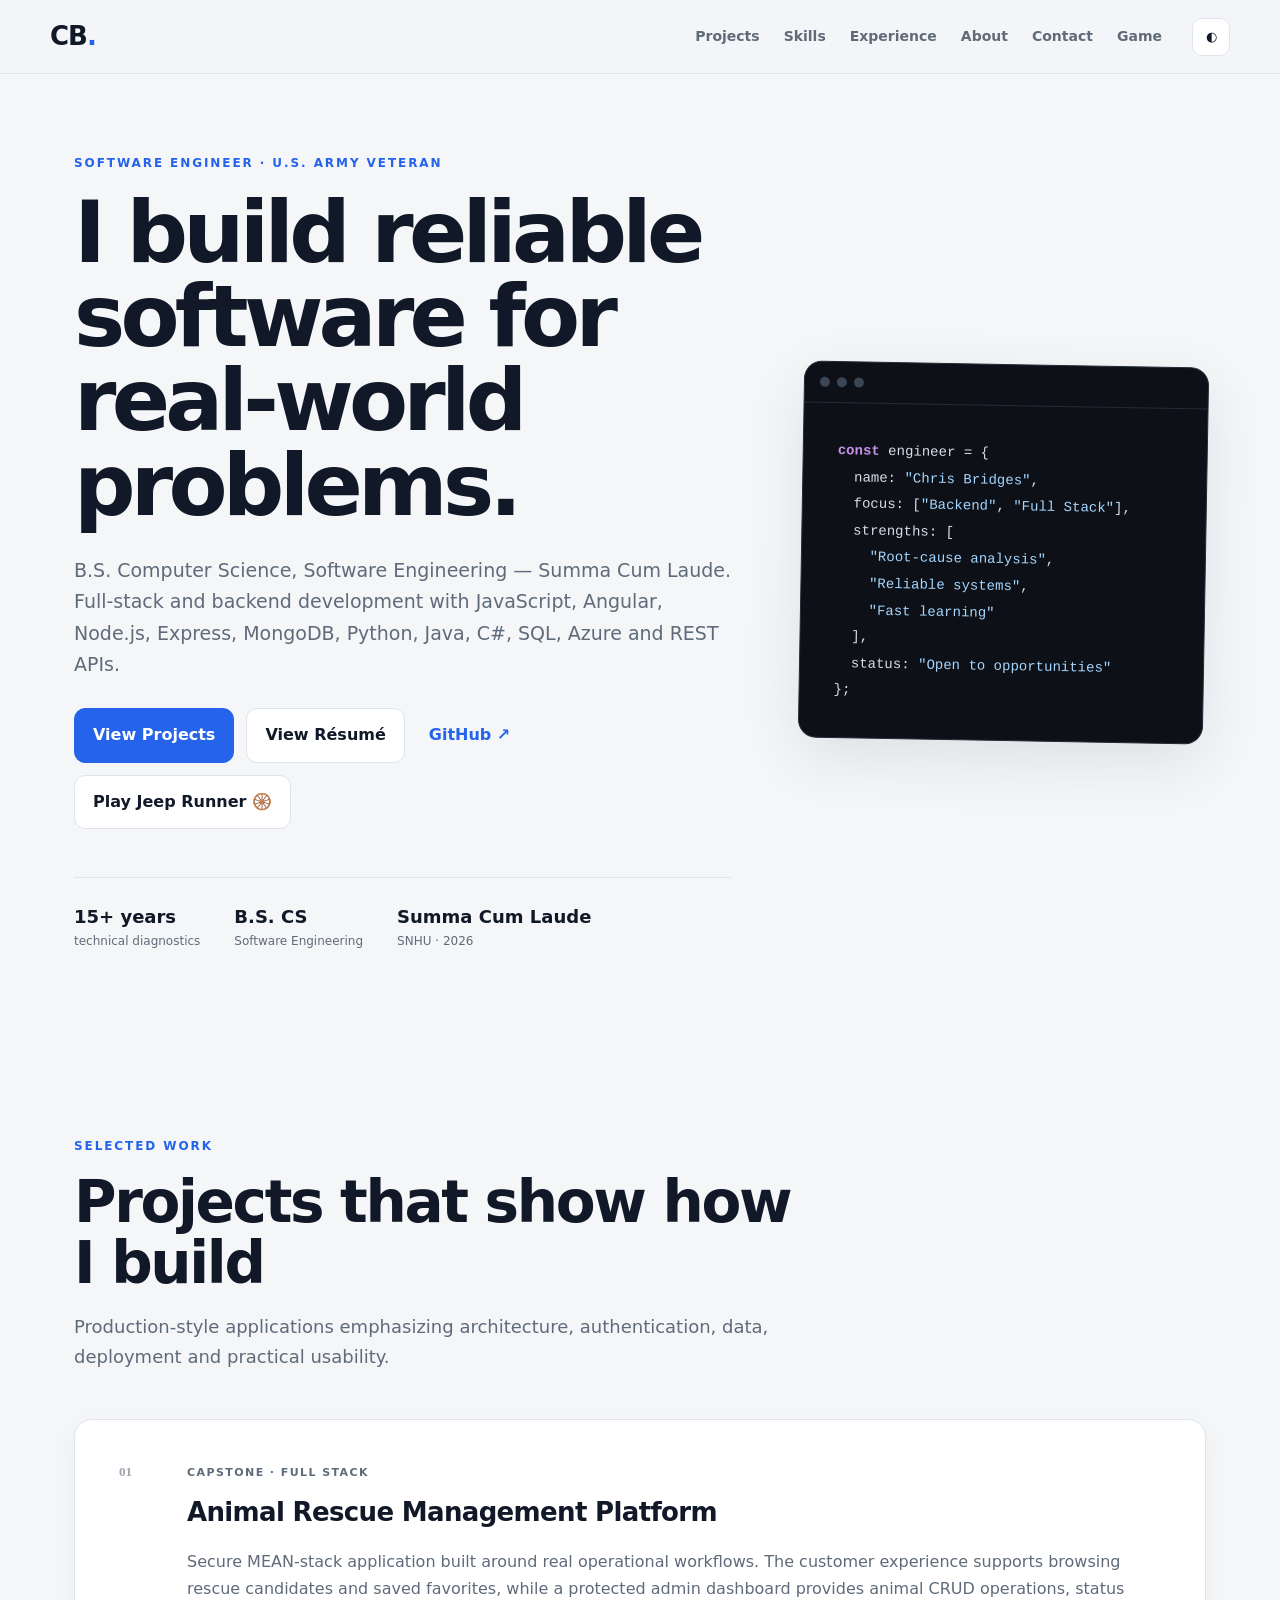
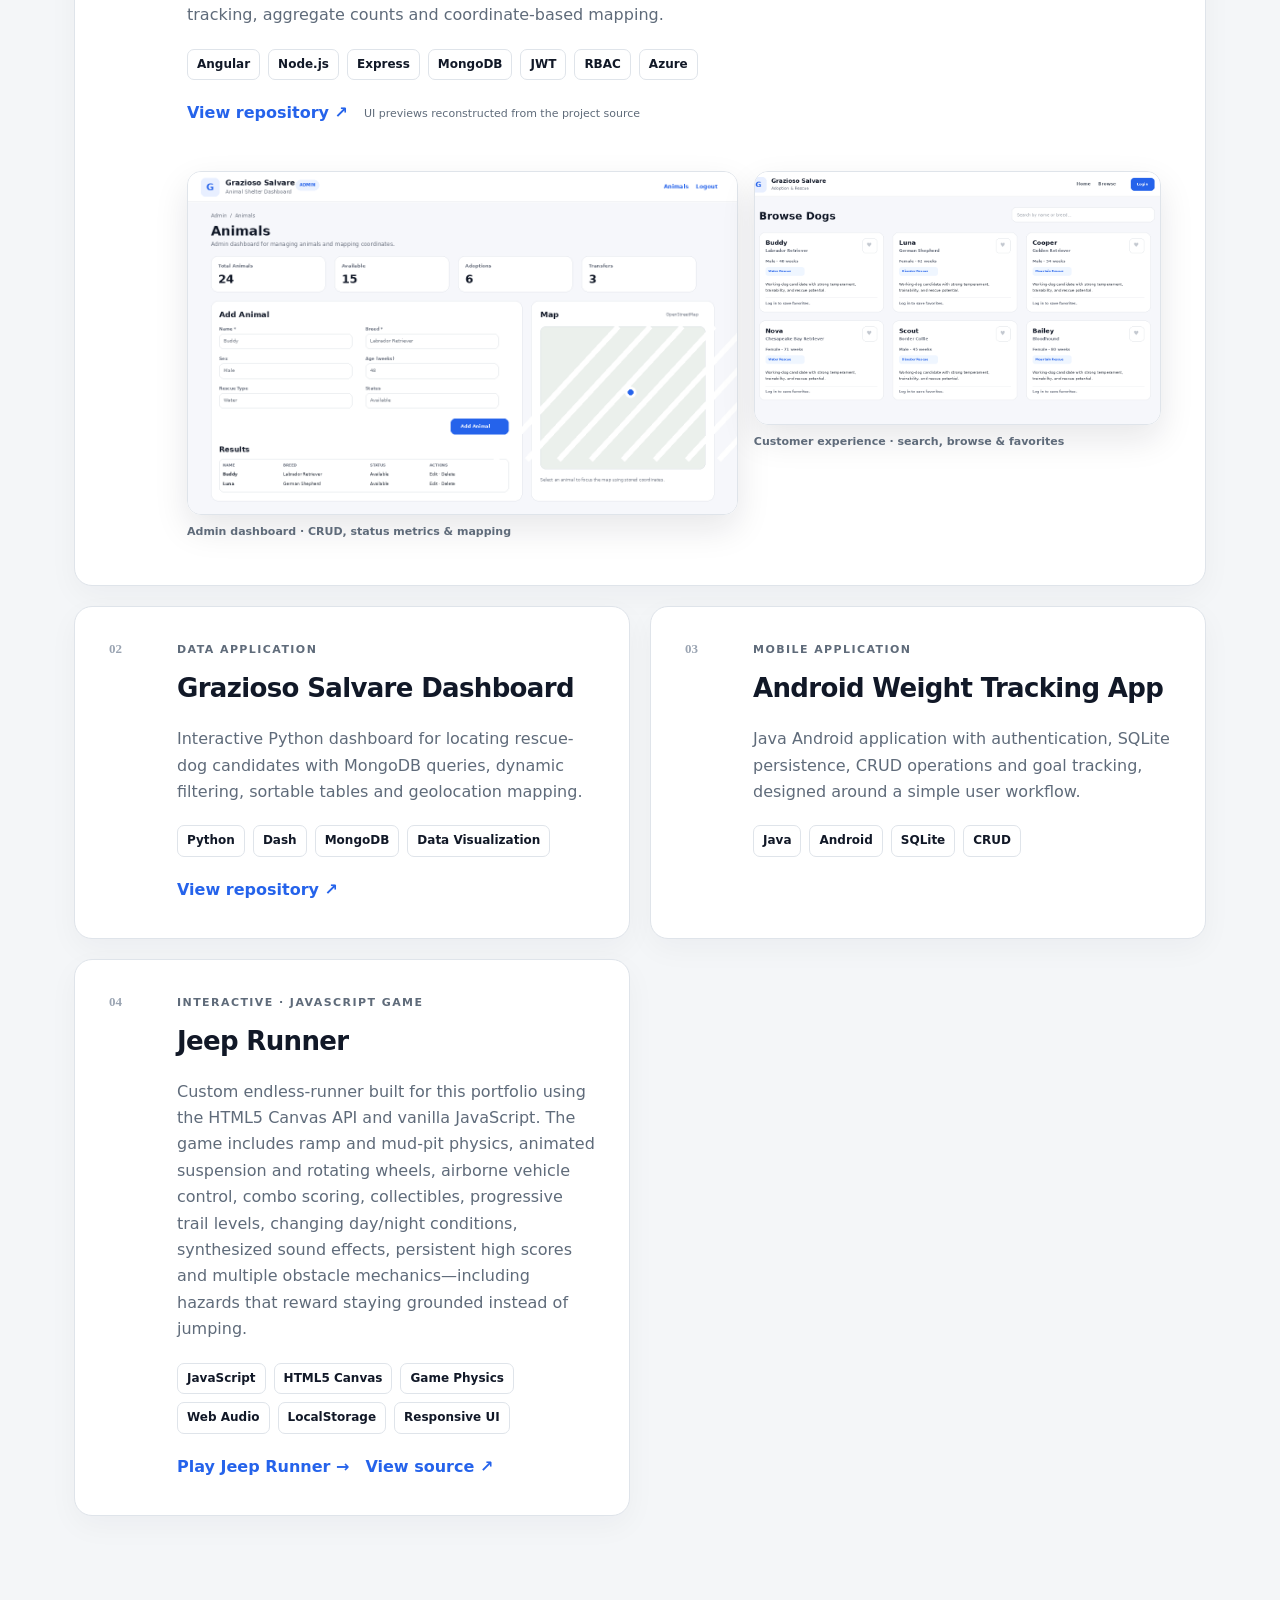
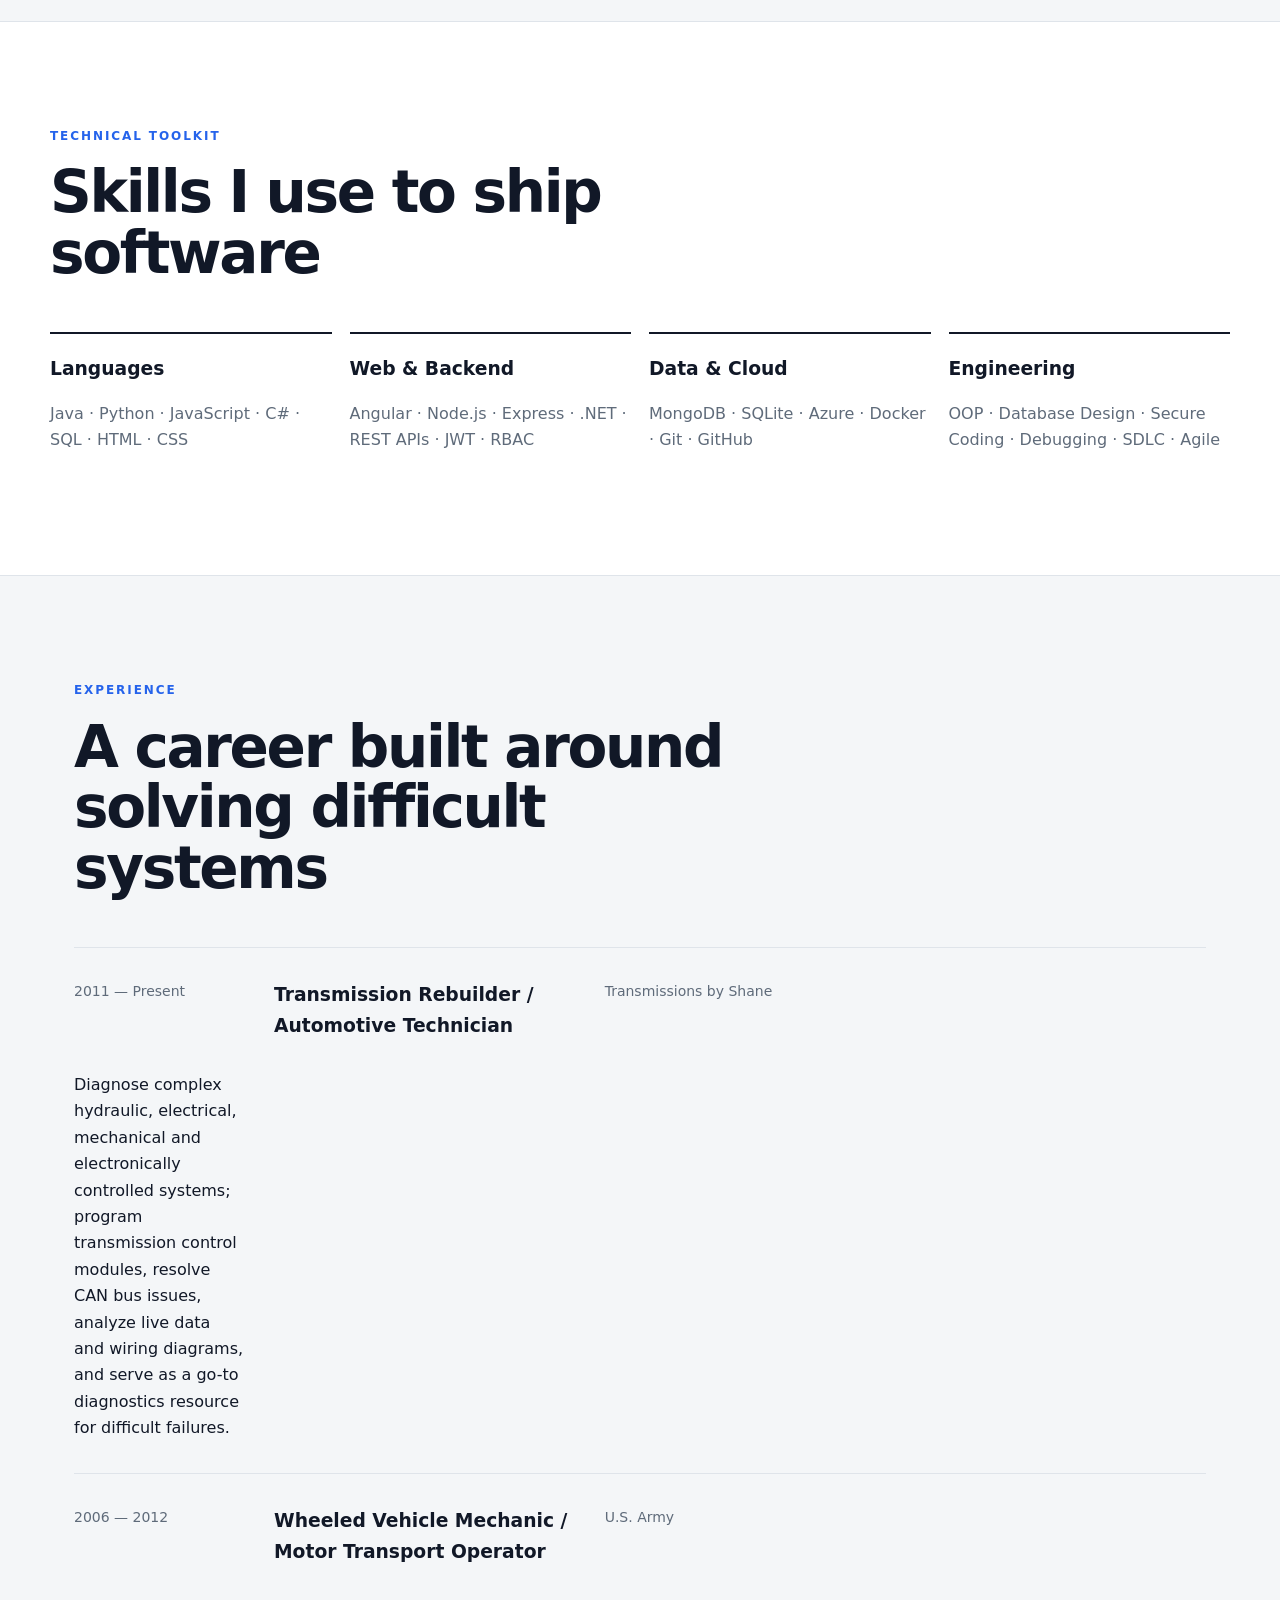
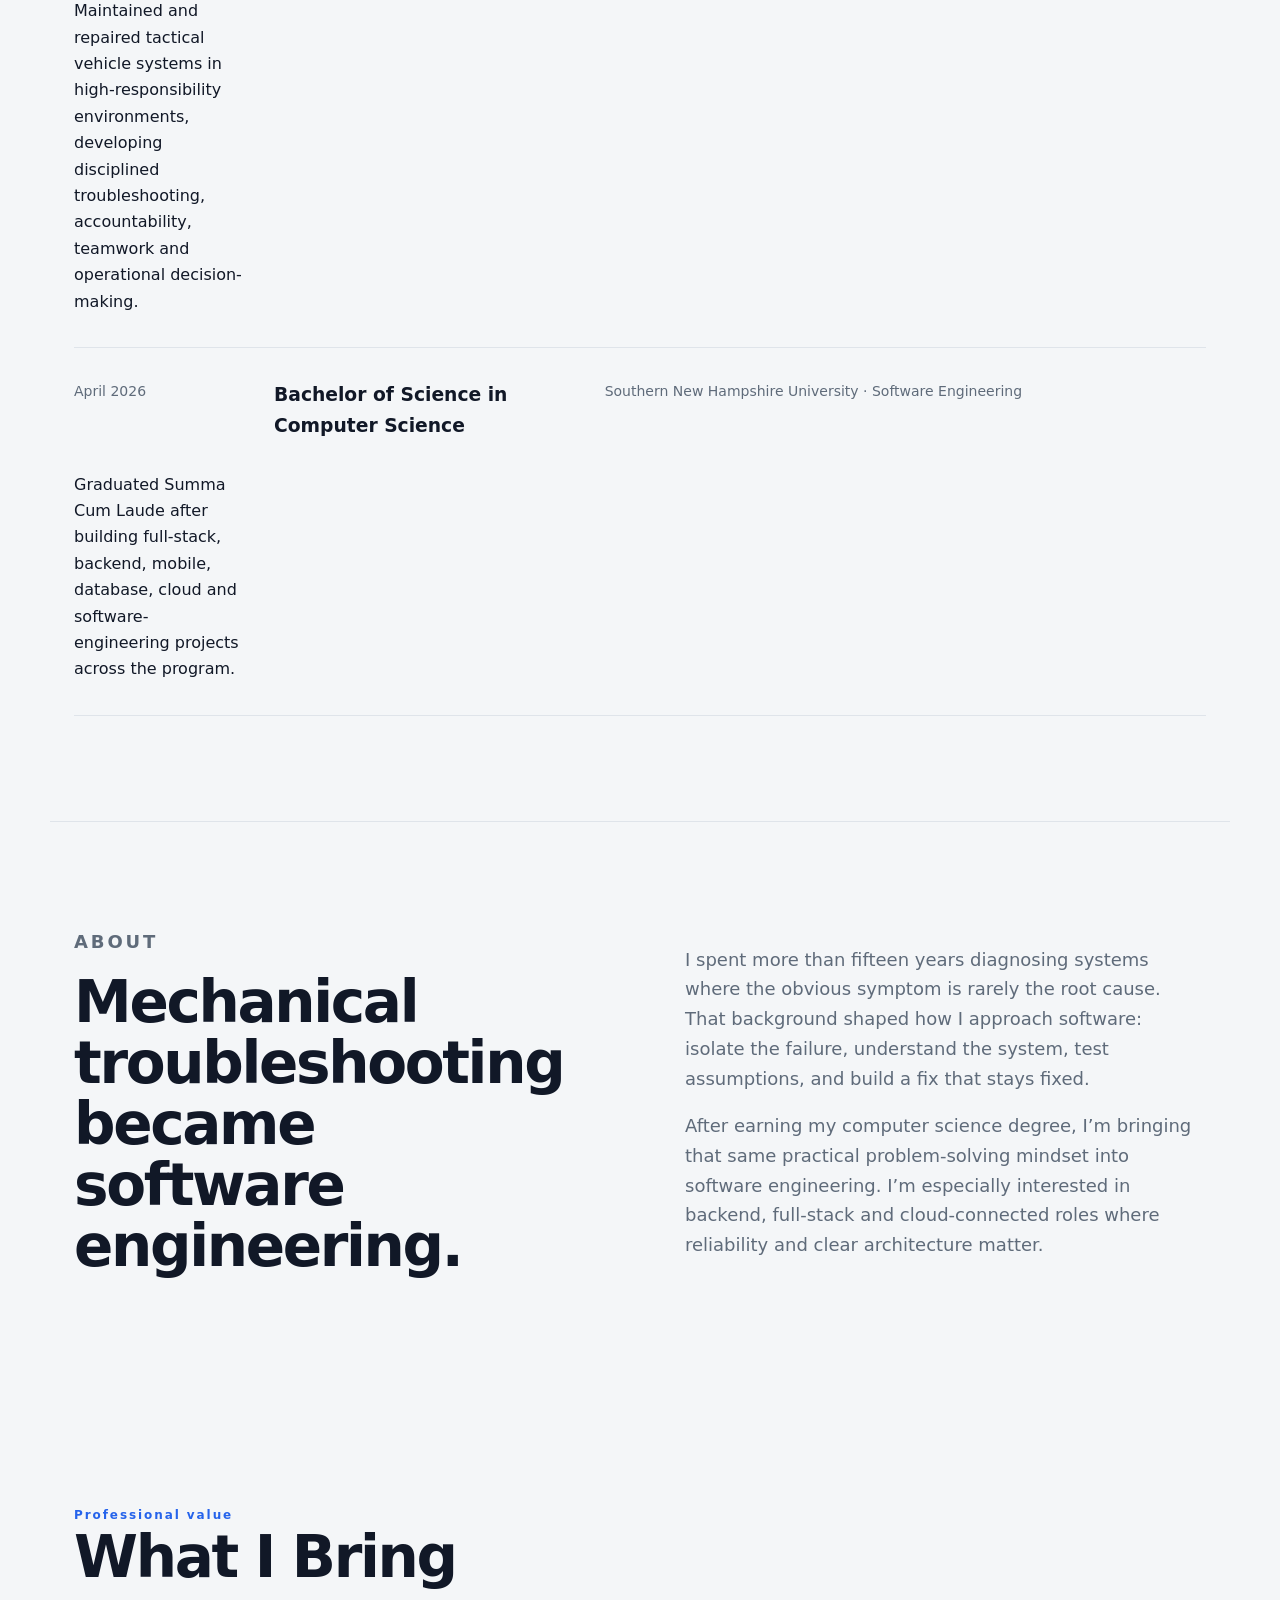
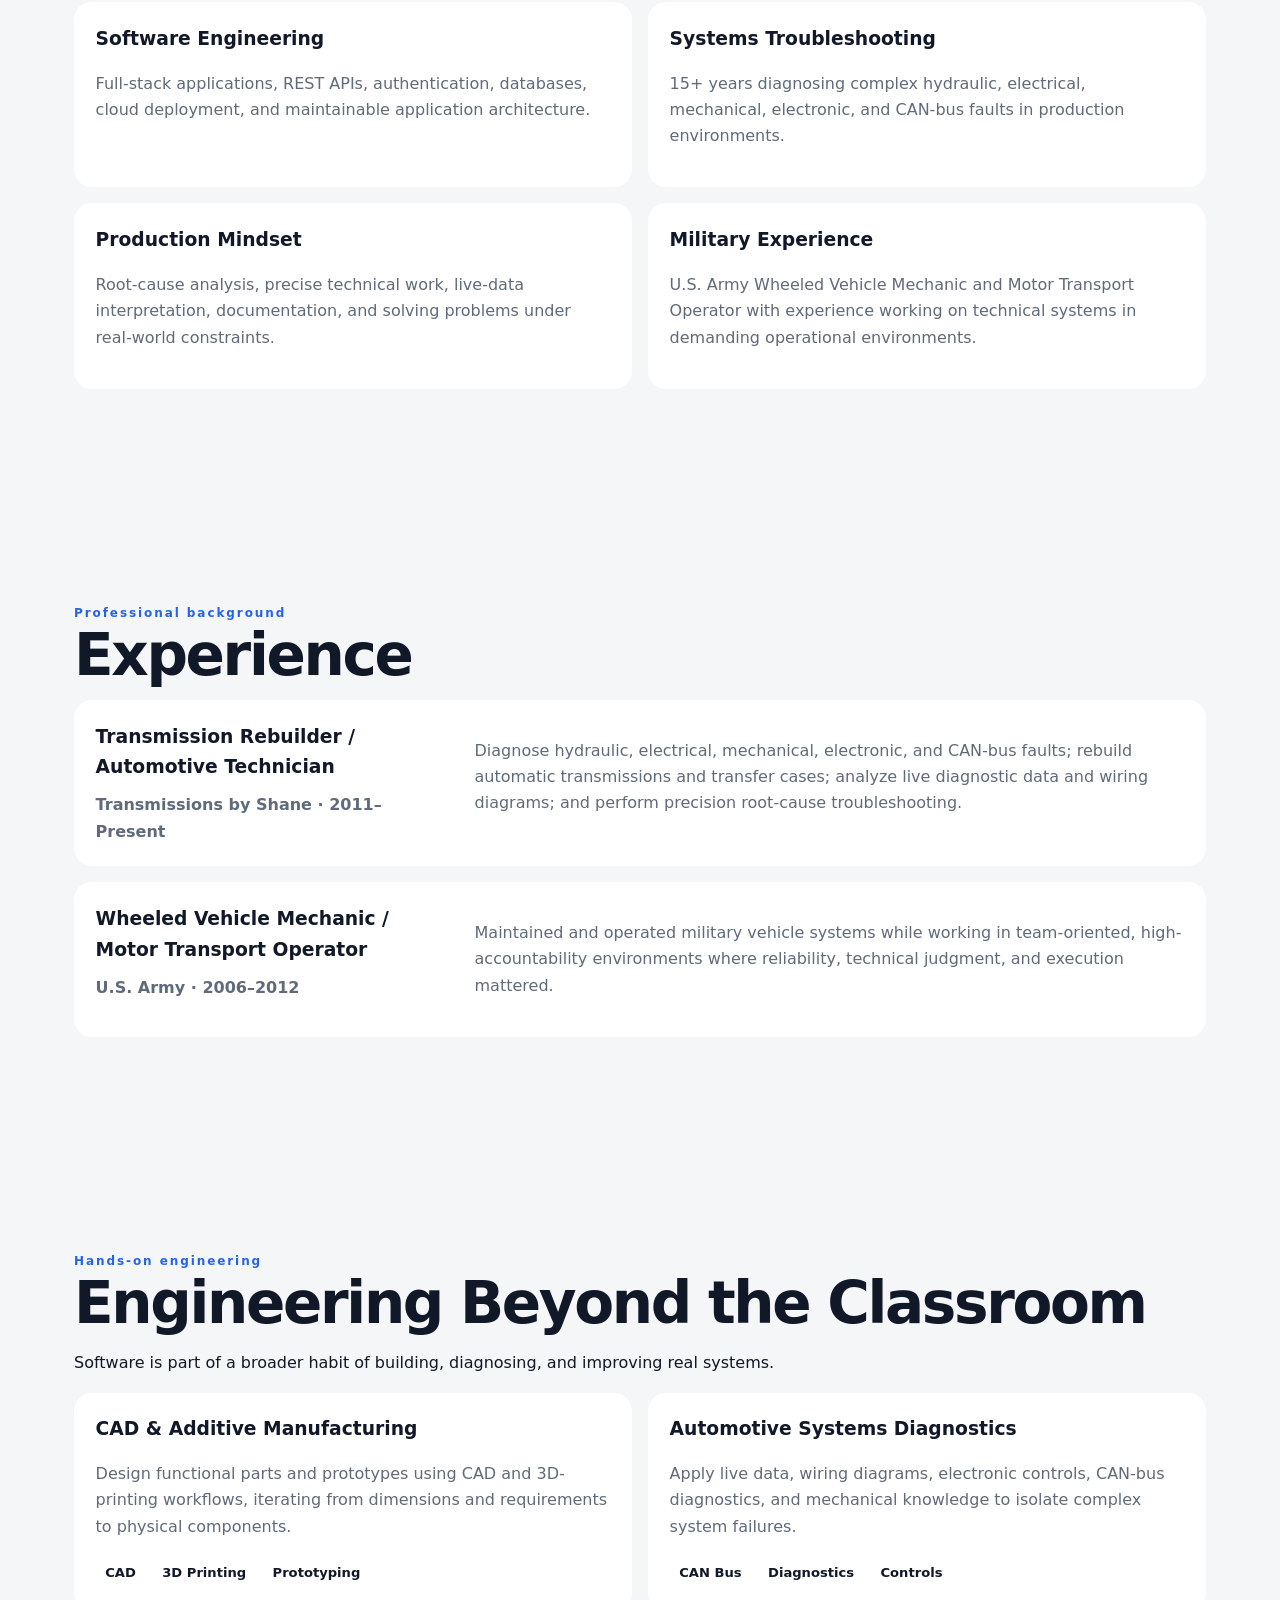
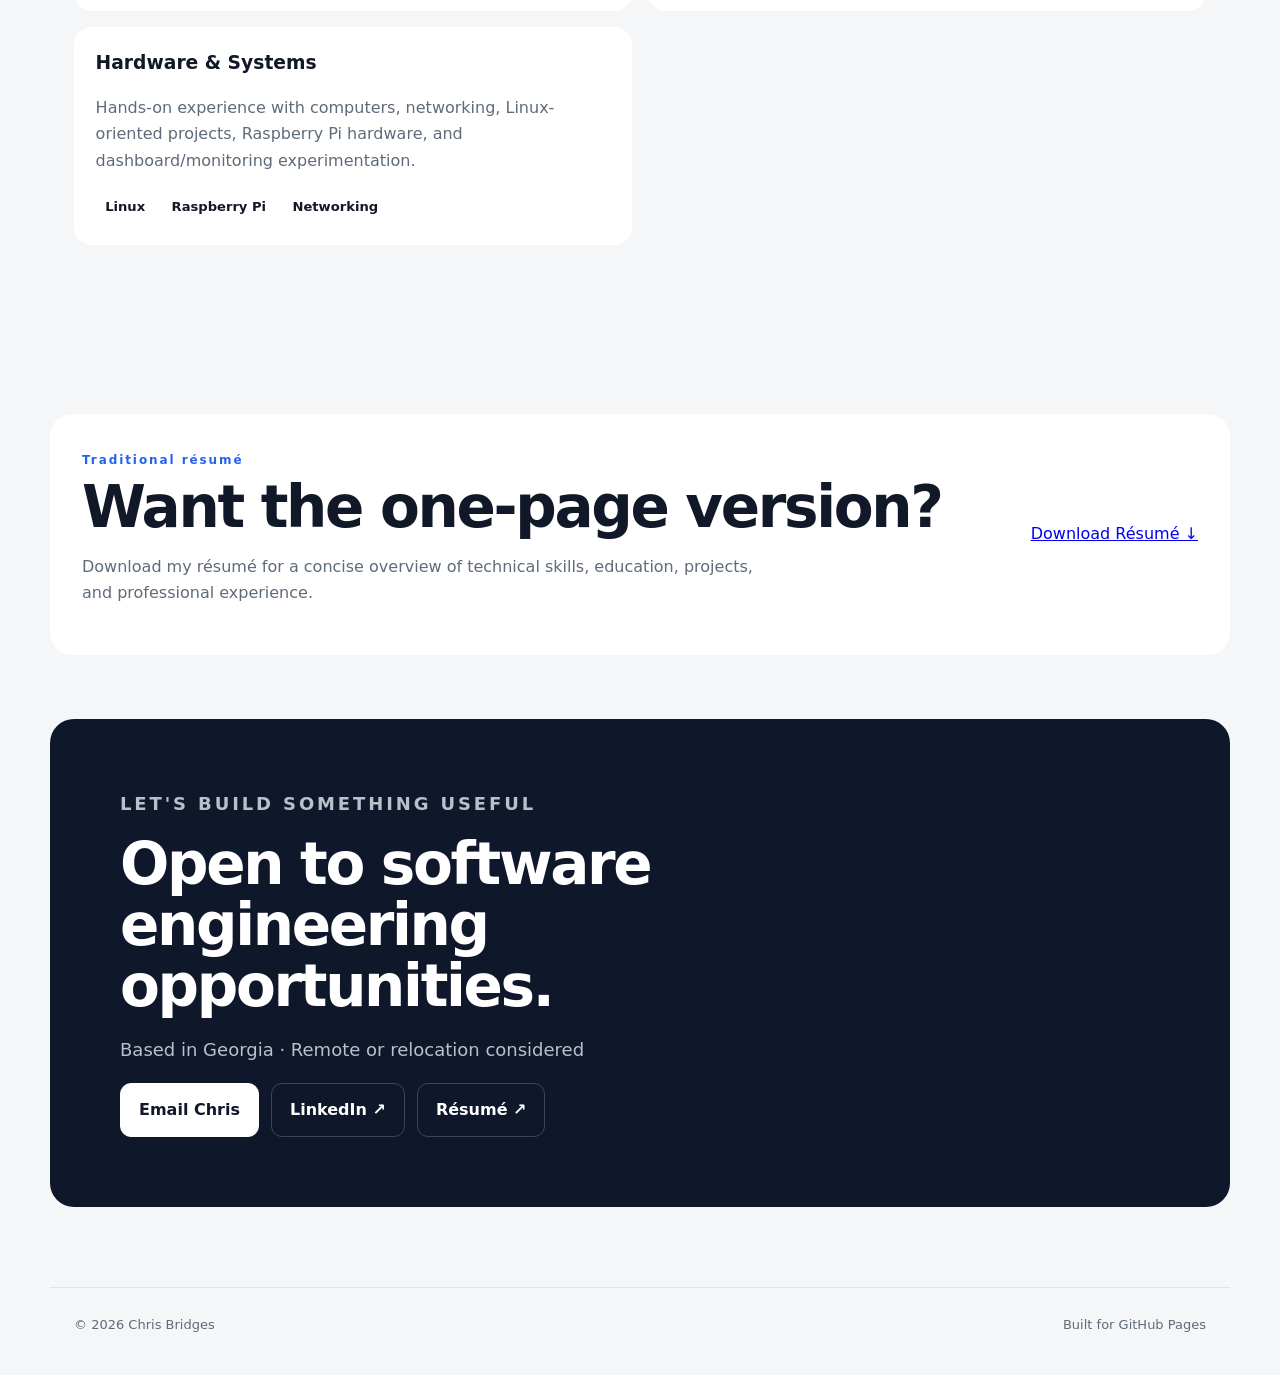
<file: index.html>
<!doctype html><html lang="en"><head><meta charset="utf-8"><meta name="viewport" content="width=device-width,initial-scale=1"><meta name="description" content="Chris Bridges — software engineer specializing in full-stack, backend, cloud and practical systems development."><meta property="og:title" content="Chris Bridges | Software Engineer"><meta property="og:description" content="Full-stack and backend software engineer with a B.S. in Computer Science, cloud experience, and 15+ years of technical troubleshooting."><meta property="og:type" content="website"><title>Chris Bridges | Software Engineer</title><link rel="stylesheet" href="styles.css"></head><body>
<header class="site-header"><a class="brand" href="#home">CB<span>.</span></a><nav aria-label="Primary"><a href="#projects">Projects</a><a href="#skills">Skills</a><a href="#experience">Experience</a><a href="#about">About</a><a href="#contact">Contact</a></nav><button id="themeToggle" class="icon-btn" aria-label="Toggle dark mode">◐</button></header>
<main>
<section id="home" class="hero"><div class="hero-copy"><p class="eyebrow">SOFTWARE ENGINEER · U.S. ARMY VETERAN</p><h1>I build reliable software for real-world problems.</h1><p class="lede">B.S. Computer Science, Software Engineering — Summa Cum Laude. Full-stack and backend development with JavaScript, Angular, Node.js, Express, MongoDB, Python, Java, C#, SQL, Azure and REST APIs.</p><div class="actions"><a class="btn primary" href="#projects">View Projects</a><a class="btn" href="resume.pdf" target="_blank" rel="noopener">View Résumé</a><a class="text-link" href="https://github.com/Jimbob6783" target="_blank" rel="noopener noreferrer">GitHub ↗</a></div><div class="proof"><div><strong>15+ years</strong><span>technical diagnostics</span></div><div><strong>B.S. CS</strong><span>Software Engineering</span></div><div><strong>Summa Cum Laude</strong><span>SNHU · 2026</span></div></div></div><aside class="code-card" aria-label="Developer profile"><div class="code-top"><span></span><span></span><span></span></div><pre><code><b>const</b> engineer = {
  name: <em>"Chris Bridges"</em>,
  focus: [<em>"Backend"</em>, <em>"Full Stack"</em>],
  strengths: [
    <em>"Root-cause analysis"</em>,
    <em>"Reliable systems"</em>,
    <em>"Fast learning"</em>
  ],
  status: <em>"Open to opportunities"</em>
};</code></pre></aside></section>
<section id="projects" class="section"><div class="section-head"><p class="eyebrow">SELECTED WORK</p><h2>Projects that show how I build</h2><p>Production-style applications emphasizing architecture, authentication, data, deployment and practical usability.</p></div><div class="projects">
<article class="project featured project-showcase"><div class="project-num">01</div><div class="project-copy"><p class="kicker">CAPSTONE · FULL STACK</p><h3>Animal Rescue Management Platform</h3><p>Secure MEAN-stack application built around real operational workflows. The customer experience supports browsing rescue candidates and saved favorites, while a protected admin dashboard provides animal CRUD operations, status tracking, aggregate counts and coordinate-based mapping.</p><div class="tags"><span>Angular</span><span>Node.js</span><span>Express</span><span>MongoDB</span><span>JWT</span><span>RBAC</span><span>Azure</span></div><div class="project-links"><a href="https://github.com/christopherbridges1/CS499-MEAN" target="_blank" rel="noopener noreferrer">View repository ↗</a><span>UI previews reconstructed from the project source</span></div></div><div class="project-gallery"><figure><img src="[data-uri]" alt="Grazioso Salvare admin animal management dashboard preview" loading="lazy"><figcaption>Admin dashboard · CRUD, status metrics & mapping</figcaption></figure><figure><img src="[data-uri]" alt="Grazioso Salvare customer browse dogs interface preview" loading="lazy"><figcaption>Customer experience · search, browse & favorites</figcaption></figure></div></article>
<article class="project"><div class="project-num">02</div><div><p class="kicker">DATA APPLICATION</p><h3>Grazioso Salvare Dashboard</h3><p>Interactive Python dashboard for locating rescue-dog candidates with MongoDB queries, dynamic filtering, sortable tables and geolocation mapping.</p><div class="tags"><span>Python</span><span>Dash</span><span>MongoDB</span><span>Data Visualization</span></div><a href="https://github.com/christopherbridges1/CS340-Mod-8" target="_blank" rel="noopener noreferrer">View repository ↗</a></div></article>
<article class="project"><div class="project-num">03</div><div><p class="kicker">MOBILE APPLICATION</p><h3>Android Weight Tracking App</h3><p>Java Android application with authentication, SQLite persistence, CRUD operations and goal tracking, designed around a simple user workflow.</p><div class="tags"><span>Java</span><span>Android</span><span>SQLite</span><span>CRUD</span></div></div></article>
</div></section>
<section id="skills" class="section alt"><div class="section-head"><p class="eyebrow">TECHNICAL TOOLKIT</p><h2>Skills I use to ship software</h2></div><div class="skill-grid"><div><h3>Languages</h3><p>Java · Python · JavaScript · C# · SQL · HTML · CSS</p></div><div><h3>Web & Backend</h3><p>Angular · Node.js · Express · .NET · REST APIs · JWT · RBAC</p></div><div><h3>Data & Cloud</h3><p>MongoDB · SQLite · Azure · Docker · Git · GitHub</p></div><div><h3>Engineering</h3><p>OOP · Database Design · Secure Coding · Debugging · SDLC · Agile</p></div></div></section>
<section id="experience" class="section"><div class="section-head"><p class="eyebrow">EXPERIENCE</p><h2>A career built around solving difficult systems</h2></div><div class="timeline"><article><span>2011 — Present</span><h3>Transmission Rebuilder / Automotive Technician</h3><p class="company">Transmissions by Shane</p><p>Diagnose complex hydraulic, electrical, mechanical and electronically controlled systems; program transmission control modules, resolve CAN bus issues, analyze live data and wiring diagrams, and serve as a go-to diagnostics resource for difficult failures.</p></article><article><span>2006 — 2012</span><h3>Wheeled Vehicle Mechanic / Motor Transport Operator</h3><p class="company">U.S. Army</p><p>Maintained and repaired tactical vehicle systems in high-responsibility environments, developing disciplined troubleshooting, accountability, teamwork and operational decision-making.</p></article><article><span>April 2026</span><h3>Bachelor of Science in Computer Science</h3><p class="company">Southern New Hampshire University · Software Engineering</p><p>Graduated Summa Cum Laude after building full-stack, backend, mobile, database, cloud and software-engineering projects across the program.</p></article></div></section>
<section id="about" class="section about"><div><p class="eyebrow">ABOUT</p><h2>Mechanical troubleshooting became software engineering.</h2></div><div><p>I spent more than fifteen years diagnosing systems where the obvious symptom is rarely the root cause. That background shaped how I approach software: isolate the failure, understand the system, test assumptions, and build a fix that stays fixed.</p><p>After earning my computer science degree, I’m bringing that same practical problem-solving mindset into software engineering. I’m especially interested in backend, full-stack and cloud-connected roles where reliability and clear architecture matter.</p></div></section>

<section id="value" class="section">
  <div class="section-heading"><span class="eyebrow">Professional value</span><h2>What I Bring</h2></div>
  <div class="value-grid">
    <article class="value-card"><h3>Software Engineering</h3><p>Full-stack applications, REST APIs, authentication, databases, cloud deployment, and maintainable application architecture.</p></article>
    <article class="value-card"><h3>Systems Troubleshooting</h3><p>15+ years diagnosing complex hydraulic, electrical, mechanical, electronic, and CAN-bus faults in production environments.</p></article>
    <article class="value-card"><h3>Production Mindset</h3><p>Root-cause analysis, precise technical work, live-data interpretation, documentation, and solving problems under real-world constraints.</p></article>
    <article class="value-card"><h3>Military Experience</h3><p>U.S. Army Wheeled Vehicle Mechanic and Motor Transport Operator with experience working on technical systems in demanding operational environments.</p></article>
  </div>
</section>

<section id="experience" class="section">
  <div class="section-heading"><span class="eyebrow">Professional background</span><h2>Experience</h2></div>
  <div class="experience-list">
    <article class="experience-card">
      <div><h3>Transmission Rebuilder / Automotive Technician</h3><p class="experience-org">Transmissions by Shane · 2011–Present</p></div>
      <p>Diagnose hydraulic, electrical, mechanical, electronic, and CAN-bus faults; rebuild automatic transmissions and transfer cases; analyze live diagnostic data and wiring diagrams; and perform precision root-cause troubleshooting.</p>
    </article>
    <article class="experience-card">
      <div><h3>Wheeled Vehicle Mechanic / Motor Transport Operator</h3><p class="experience-org">U.S. Army · 2006–2012</p></div>
      <p>Maintained and operated military vehicle systems while working in team-oriented, high-accountability environments where reliability, technical judgment, and execution mattered.</p>
    </article>
  </div>
</section>

<section id="beyond" class="section">
  <div class="section-heading"><span class="eyebrow">Hands-on engineering</span><h2>Engineering Beyond the Classroom</h2><p>Software is part of a broader habit of building, diagnosing, and improving real systems.</p></div>
  <div class="value-grid">
    <article class="value-card"><h3>CAD &amp; Additive Manufacturing</h3><p>Design functional parts and prototypes using CAD and 3D-printing workflows, iterating from dimensions and requirements to physical components.</p><div class="tag-row"><span>CAD</span><span>3D Printing</span><span>Prototyping</span></div></article>
    <article class="value-card"><h3>Automotive Systems Diagnostics</h3><p>Apply live data, wiring diagrams, electronic controls, CAN-bus diagnostics, and mechanical knowledge to isolate complex system failures.</p><div class="tag-row"><span>CAN Bus</span><span>Diagnostics</span><span>Controls</span></div></article>
    <article class="value-card"><h3>Hardware &amp; Systems</h3><p>Hands-on experience with computers, networking, Linux-oriented projects, Raspberry Pi hardware, and dashboard/monitoring experimentation.</p><div class="tag-row"><span>Linux</span><span>Raspberry Pi</span><span>Networking</span></div></article>
  </div>
</section>

<section id="resume-cta" class="section resume-cta">
  <div><span class="eyebrow">Traditional résumé</span><h2>Want the one-page version?</h2><p>Download my résumé for a concise overview of technical skills, education, projects, and professional experience.</p></div>
  <a class="button primary" href="resume.pdf" download>Download Résumé ↓</a>
</section>

<section id="contact" class="contact"><p class="eyebrow">LET'S BUILD SOMETHING USEFUL</p><h2>Open to software engineering opportunities.</h2><p>Based in Georgia · Remote or relocation considered</p><div class="actions"><a class="btn primary" href="mailto:bridges.dev3@gmail.com">Email Chris</a><a class="btn" href="https://linkedin.com/in/christopherbridges3" target="_blank" rel="noopener noreferrer">LinkedIn ↗</a><a class="btn" href="resume.pdf" target="_blank" rel="noopener">Résumé ↗</a></div></section>
</main><footer><span>© <span id="year"></span> Chris Bridges</span><span>Built for GitHub Pages</span></footer><script src="script.js"></script></body></html>
</file>
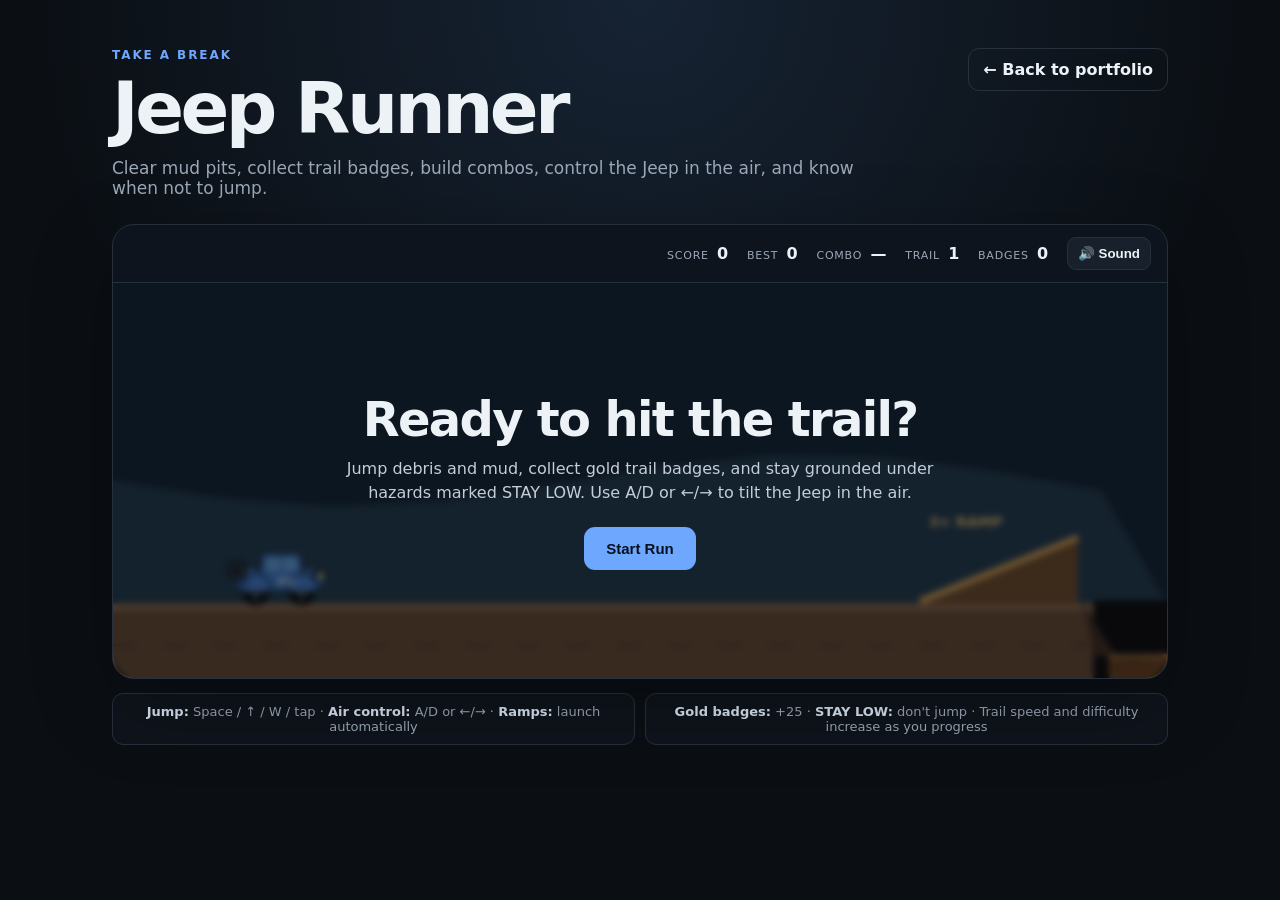
<file: game.html>
<!doctype html>
<html lang="en">
<head>
  <meta charset="utf-8">
  <meta name="viewport" content="width=device-width,initial-scale=1,viewport-fit=cover">
  <meta name="description" content="Jeep Runner — a custom off-road endless runner built by Chris Bridges.">
  <title>Jeep Runner | Chris Bridges</title>
  <link rel="stylesheet" href="game.css?v=6">
</head>
<body>
  <main class="game-shell">
    <header class="game-header">
      <div>
        <p class="eyebrow">TAKE A BREAK</p>
        <h1>Jeep Runner</h1>
        <p class="sub">Clear mud pits, collect trail badges, build combos, control the Jeep in the air, and know when not to jump.</p>
      </div>
      <a class="back" href="index.html">← Back to portfolio</a>
    </header>

    <section class="game-card" aria-label="Jeep Runner game">
      <div class="hud">
        <span>Score <strong id="score">0</strong></span>
        <span>Best <strong id="best">0</strong></span>
        <span>Combo <strong id="combo">—</strong></span>
        <span>Trail <strong id="level">1</strong></span>
        <span>Badges <strong id="badges">0</strong></span>
        <button id="soundBtn" class="sound-btn" type="button">🔊 Sound</button>
      </div>
      <canvas id="game" width="960" height="360" aria-label="Jeep Runner game canvas"></canvas>
      <div id="overlay" class="overlay">
        <h2 id="overlayTitle">Ready to hit the trail?</h2>
        <p id="overlayText">Jump debris and mud, collect gold trail badges, and stay grounded under hazards marked STAY LOW. Use A/D or ←/→ to tilt the Jeep in the air.</p>
        <button id="startBtn" type="button">Start Run</button>
      </div>
    </section>

    <div class="game-notes">
      <p class="tip"><strong>Jump:</strong> Space / ↑ / W / tap · <strong>Air control:</strong> A/D or ←/→ · <strong>Ramps:</strong> launch automatically</p>
      <p class="tip"><strong>Gold badges:</strong> +25 · <strong>STAY LOW:</strong> don't jump · Trail speed and difficulty increase as you progress</p>
    </div>
  </main>
  <script src="game.js?v=6"></script>
</body>
</html>
</file>
<file: styles.css>
:root{--bg:#f4f6f8;--surface:#fff;--text:#111827;--muted:#5f6b7a;--line:#dfe4ea;--accent:#2563eb;--accent2:#0f172a;--shadow:0 20px 60px rgba(15,23,42,.09)}*{box-sizing:border-box}html{scroll-behavior:smooth}body{margin:0;font-family:Inter,ui-sans-serif,system-ui,-apple-system,BlinkMacSystemFont,"Segoe UI",sans-serif;background:var(--bg);color:var(--text);line-height:1.65}.site-header{height:74px;position:sticky;top:0;z-index:20;display:flex;align-items:center;gap:30px;padding:0 max(24px,calc((100vw - 1180px)/2));background:color-mix(in srgb,var(--bg) 90%,transparent);backdrop-filter:blur(16px);border-bottom:1px solid var(--line)}.brand{font-size:26px;font-weight:900;color:var(--text);text-decoration:none;letter-spacing:-1px}.brand span,.eyebrow,.project a,.text-link{color:var(--accent)}nav{display:flex;gap:24px;margin-left:auto}nav a{color:var(--muted);text-decoration:none;font-weight:650;font-size:14px}nav a:hover{color:var(--text)}.icon-btn{border:1px solid var(--line);background:var(--surface);color:var(--text);width:38px;height:38px;border-radius:10px;cursor:pointer}.hero{max-width:1180px;margin:auto;min-height:calc(100vh - 74px);display:grid;grid-template-columns:1.3fr .8fr;gap:70px;align-items:center;padding:80px 24px}.eyebrow{font-size:12px;font-weight:850;letter-spacing:.16em;margin:0 0 16px}.hero h1{font-size:clamp(48px,7vw,86px);line-height:.98;letter-spacing:-.055em;margin:0;max-width:850px}.lede{font-size:19px;color:var(--muted);max-width:760px;margin:28px 0}.actions{display:flex;flex-wrap:wrap;align-items:center;gap:12px}.btn{display:inline-flex;align-items:center;justify-content:center;padding:13px 18px;border:1px solid var(--line);border-radius:11px;background:var(--surface);color:var(--text);text-decoration:none;font-weight:750}.btn.primary{background:var(--accent);border-color:var(--accent);color:#fff}.text-link{font-weight:750;text-decoration:none;padding:12px}.proof{display:flex;gap:34px;margin-top:48px;padding-top:24px;border-top:1px solid var(--line)}.proof div{display:grid}.proof strong{font-size:18px}.proof span{font-size:12px;color:var(--muted)}.code-card{background:#0d1117;border:1px solid #222b36;border-radius:18px;box-shadow:var(--shadow);overflow:hidden;transform:rotate(1deg)}.code-top{display:flex;gap:7px;padding:15px;border-bottom:1px solid #222b36}.code-top span{width:10px;height:10px;border-radius:50%;background:#3a4654}.code-card pre{margin:0;padding:34px;overflow:auto;color:#d7dee7;font:14px/1.9 ui-monospace,SFMono-Regular,Menlo,monospace}.code-card b{color:#c792ea}.code-card em{color:#a5d6ff;font-style:normal}.section{max-width:1180px;margin:auto;padding:105px 24px}.section.alt{max-width:none;padding-left:max(24px,calc((100vw - 1180px)/2));padding-right:max(24px,calc((100vw - 1180px)/2));background:var(--surface);border-block:1px solid var(--line)}.section-head{max-width:720px;margin-bottom:48px}.section h2,.contact h2{font-size:clamp(36px,5vw,58px);line-height:1.05;letter-spacing:-.04em;margin:0 0 14px}.section-head>p:last-child,.about p,.contact>p{color:var(--muted);font-size:18px}.projects{display:grid;grid-template-columns:1fr 1fr;gap:20px}.project{position:relative;background:var(--surface);border:1px solid var(--line);border-radius:18px;padding:34px;display:grid;grid-template-columns:50px 1fr;gap:18px;box-shadow:0 10px 30px rgba(15,23,42,.04)}.project.featured{grid-column:1/-1;padding:44px}.project-num{color:#9aa4b2;font:700 13px ui-monospace}.kicker{font-size:11px;font-weight:850;letter-spacing:.13em;color:var(--muted);margin:0}.project h3{font-size:26px;letter-spacing:-.025em;margin:8px 0 10px}.project p{color:var(--muted)}.project a{font-weight:800;text-decoration:none}.tags{display:flex;flex-wrap:wrap;gap:8px;margin:20px 0}.tags span{padding:5px 9px;border:1px solid var(--line);border-radius:7px;font-size:12px;font-weight:700}.skill-grid{display:grid;grid-template-columns:repeat(4,1fr);gap:18px}.skill-grid div{padding-top:20px;border-top:2px solid var(--text)}.skill-grid h3{margin:0 0 8px}.skill-grid p{color:var(--muted)}.timeline{border-top:1px solid var(--line)}.timeline article{display:grid;grid-template-columns:170px 1fr 2fr;gap:30px;padding:32px 0;border-bottom:1px solid var(--line)}.timeline span,.company{color:var(--muted);font-size:14px}.timeline h3,.timeline p{margin:0}.about{display:grid;grid-template-columns:1fr 1fr;gap:90px;border-top:1px solid var(--line)}.contact{max-width:1180px;margin:0 auto 80px;padding:70px;border-radius:24px;background:var(--accent2);color:#fff}.contact h2{max-width:800px}.contact>p{color:#b8c0cc}.contact .btn{background:transparent;color:#fff;border-color:#3a4654}.contact .btn.primary{background:#fff;color:#111827;border-color:#fff}footer{max-width:1180px;margin:auto;padding:26px 24px 40px;border-top:1px solid var(--line);display:flex;justify-content:space-between;color:var(--muted);font-size:13px}body.dark{--bg:#0b0f14;--surface:#111821;--text:#edf2f7;--muted:#9ba8b8;--line:#26313d;--accent:#6ea8fe;--accent2:#06090d} @media(max-width:850px){nav{display:none}.hero{grid-template-columns:1fr;min-height:auto}.code-card{display:none}.projects{grid-template-columns:1fr}.project.featured{grid-column:auto}.skill-grid{grid-template-columns:1fr 1fr}.timeline article{grid-template-columns:1fr;gap:7px}.about{grid-template-columns:1fr;gap:20px}.contact{margin:0 16px 60px;padding:46px 26px}.proof{gap:18px;flex-wrap:wrap}}@media(max-width:520px){.hero{padding-top:65px}.hero h1{font-size:48px}.proof{display:grid;grid-template-columns:1fr 1fr}.skill-grid{grid-template-columns:1fr}.project,.project.featured{padding:25px;grid-template-columns:1fr}.project-num{display:none}footer{display:grid;gap:5px}}

.project-showcase{grid-template-columns:50px 1fr}.project-gallery{grid-column:2;display:grid;grid-template-columns:1.15fr .85fr;gap:16px;margin-top:26px}.project-gallery figure{margin:0;min-width:0}.project-gallery img{display:block;width:100%;aspect-ratio:16/10;object-fit:cover;object-position:top;border:1px solid var(--line);border-radius:14px;box-shadow:0 14px 34px rgba(15,23,42,.10);transition:transform .2s ease,box-shadow .2s ease}.project-gallery img:hover{transform:translateY(-3px);box-shadow:0 18px 42px rgba(15,23,42,.15)}.project-gallery figcaption{margin-top:8px;color:var(--muted);font-size:11px;font-weight:700}.project-links{display:flex;align-items:center;gap:16px;flex-wrap:wrap}.project-links span{font-size:11px;color:var(--muted)}@media(max-width:850px){.project-gallery{grid-column:2;grid-template-columns:1fr}}@media(max-width:520px){.project-gallery{grid-column:1;grid-template-columns:1fr}}

/* Recruiter-focused additions */
.availability{margin:1.25rem 0 .65rem;padding:.9rem 1rem;border:1px solid var(--border);border-radius:14px;background:var(--surface);max-width:900px}
.availability span{display:block;margin-top:.3rem;color:var(--muted);font-size:.92rem}
.hero-credential{font-weight:700;color:var(--muted);margin:.25rem 0 1rem}
.value-grid{display:grid;grid-template-columns:repeat(2,minmax(0,1fr));gap:1rem}
.value-card,.experience-card{border:1px solid var(--border);background:var(--surface);border-radius:18px;padding:1.35rem}
.value-card h3,.experience-card h3{margin-top:0;margin-bottom:.55rem}
.value-card p,.experience-card p{color:var(--muted);line-height:1.65}
.experience-list{display:grid;gap:1rem}
.experience-card{display:grid;grid-template-columns:minmax(260px,.75fr) 1.5fr;gap:1.5rem;align-items:start}
.experience-org{margin:0!important;font-weight:700}
.tag-row{display:flex;gap:.45rem;flex-wrap:wrap;margin-top:1rem}
.tag-row span{border:1px solid var(--border);border-radius:999px;padding:.35rem .6rem;font-size:.82rem;font-weight:700}
.resume-cta{display:flex;justify-content:space-between;align-items:center;gap:2rem;border:1px solid var(--border);background:var(--surface);border-radius:22px;padding:2rem!important;margin-top:4rem;margin-bottom:4rem}
.resume-cta h2{margin:.3rem 0}.resume-cta p{max-width:700px;color:var(--muted)}
@media(max-width:760px){.value-grid{grid-template-columns:1fr}.experience-card{grid-template-columns:1fr}.resume-cta{display:block}.resume-cta .button{display:inline-block;margin-top:1rem}}
</file>
<file: game.css>
:root{--bg:#0b0f14;--surface:#111821;--text:#edf2f7;--muted:#9ba8b8;--line:#26313d;--accent:#6ea8fe}*{box-sizing:border-box}body{margin:0;min-height:100vh;font-family:Inter,ui-sans-serif,system-ui,-apple-system,BlinkMacSystemFont,"Segoe UI",sans-serif;background:radial-gradient(circle at top,#162333 0,var(--bg) 55%);color:var(--text)}.game-shell{width:min(1100px,100%);margin:auto;padding:48px 22px}.game-header{display:flex;justify-content:space-between;gap:30px;align-items:flex-start;margin-bottom:26px}.eyebrow{color:var(--accent);font-size:12px;font-weight:850;letter-spacing:.16em;margin:0 0 10px}.game-header h1{font-size:clamp(42px,7vw,72px);letter-spacing:-.05em;line-height:1;margin:0}.sub{color:var(--muted);font-size:17px;margin:14px 0 0;max-width:760px}.back{color:var(--text);text-decoration:none;border:1px solid var(--line);border-radius:11px;padding:11px 14px;font-weight:750;white-space:nowrap}.game-card{position:relative;overflow:hidden;border:1px solid var(--line);border-radius:22px;background:#0d141d;box-shadow:0 25px 80px rgba(0,0,0,.3)}.hud{min-height:58px;display:flex;justify-content:flex-end;align-items:center;gap:18px;padding:8px 16px;border-bottom:1px solid var(--line);font-size:11px;color:var(--muted);text-transform:uppercase;letter-spacing:.07em;flex-wrap:wrap}.hud span{white-space:nowrap}.hud strong{color:var(--text);font-size:16px;margin-left:4px}.sound-btn{border:1px solid var(--line);background:#18212b;color:var(--text);border-radius:9px;padding:8px 10px;font-weight:750;cursor:pointer;text-transform:none;letter-spacing:0}.sound-btn:hover{border-color:#425469}canvas{display:block;width:100%;height:auto;aspect-ratio:8/3;touch-action:none}.overlay{position:absolute;inset:58px 0 0;display:grid;place-content:center;text-align:center;padding:24px;background:rgba(5,9,14,.55);backdrop-filter:blur(3px)}.overlay.hidden{display:none}.overlay h2{font-size:clamp(28px,5vw,48px);letter-spacing:-.035em;margin:0}.overlay p{color:#c5ced8;margin:10px auto 22px;max-width:650px;line-height:1.5}.overlay button{justify-self:center;border:0;border-radius:11px;padding:13px 22px;background:var(--accent);color:#07111e;font-weight:850;font-size:15px;cursor:pointer}.game-notes{display:grid;grid-template-columns:1fr 1fr;gap:10px;margin-top:14px}.tip{text-align:center;color:var(--muted);font-size:13px;margin:0;padding:10px 12px;border:1px solid var(--line);border-radius:11px;background:rgba(17,24,33,.65)}.tip strong{color:#dbe7f5}@media(max-width:760px){.game-shell{padding:28px 14px}.game-header{display:block}.back{display:inline-block;margin-top:20px}.hud{justify-content:center;gap:10px 14px}.hud strong{font-size:14px}.overlay{inset:92px 0 0}.game-notes{grid-template-columns:1fr}.game-card{border-radius:16px}}
</file>
